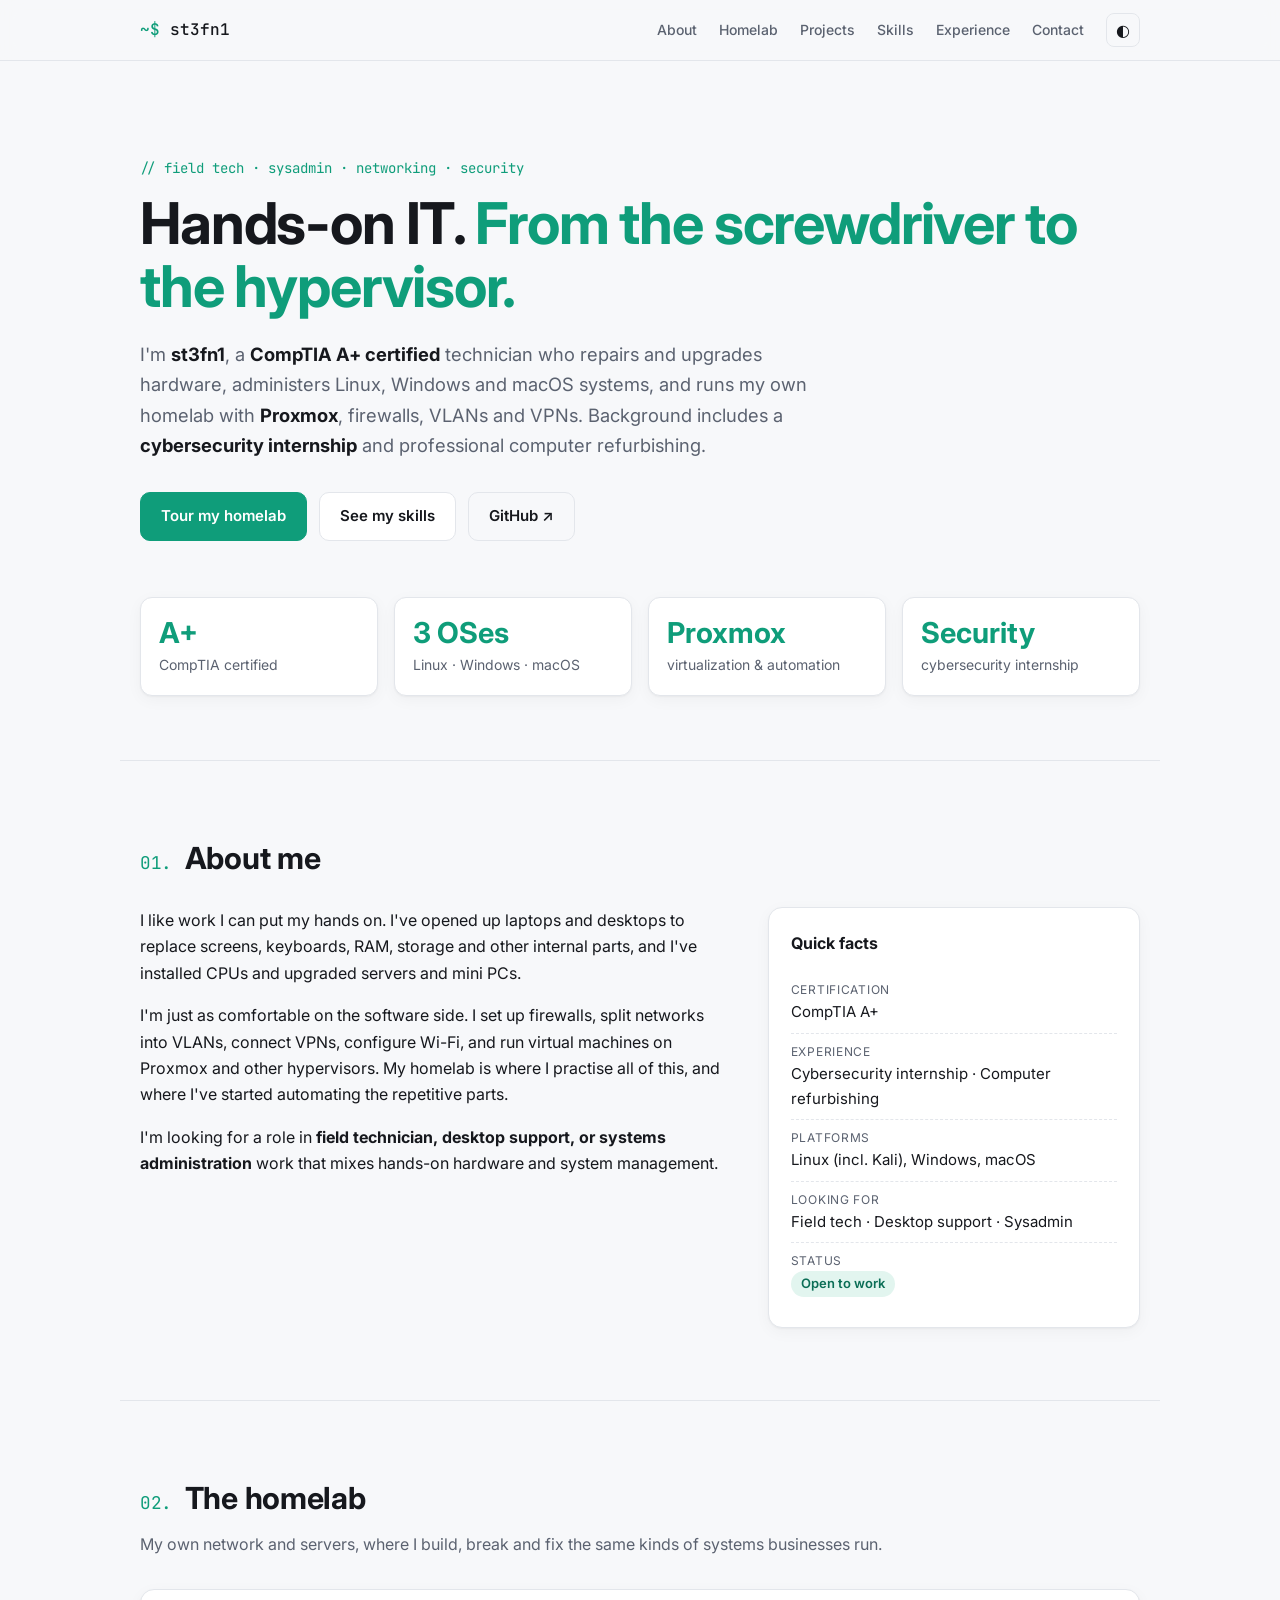
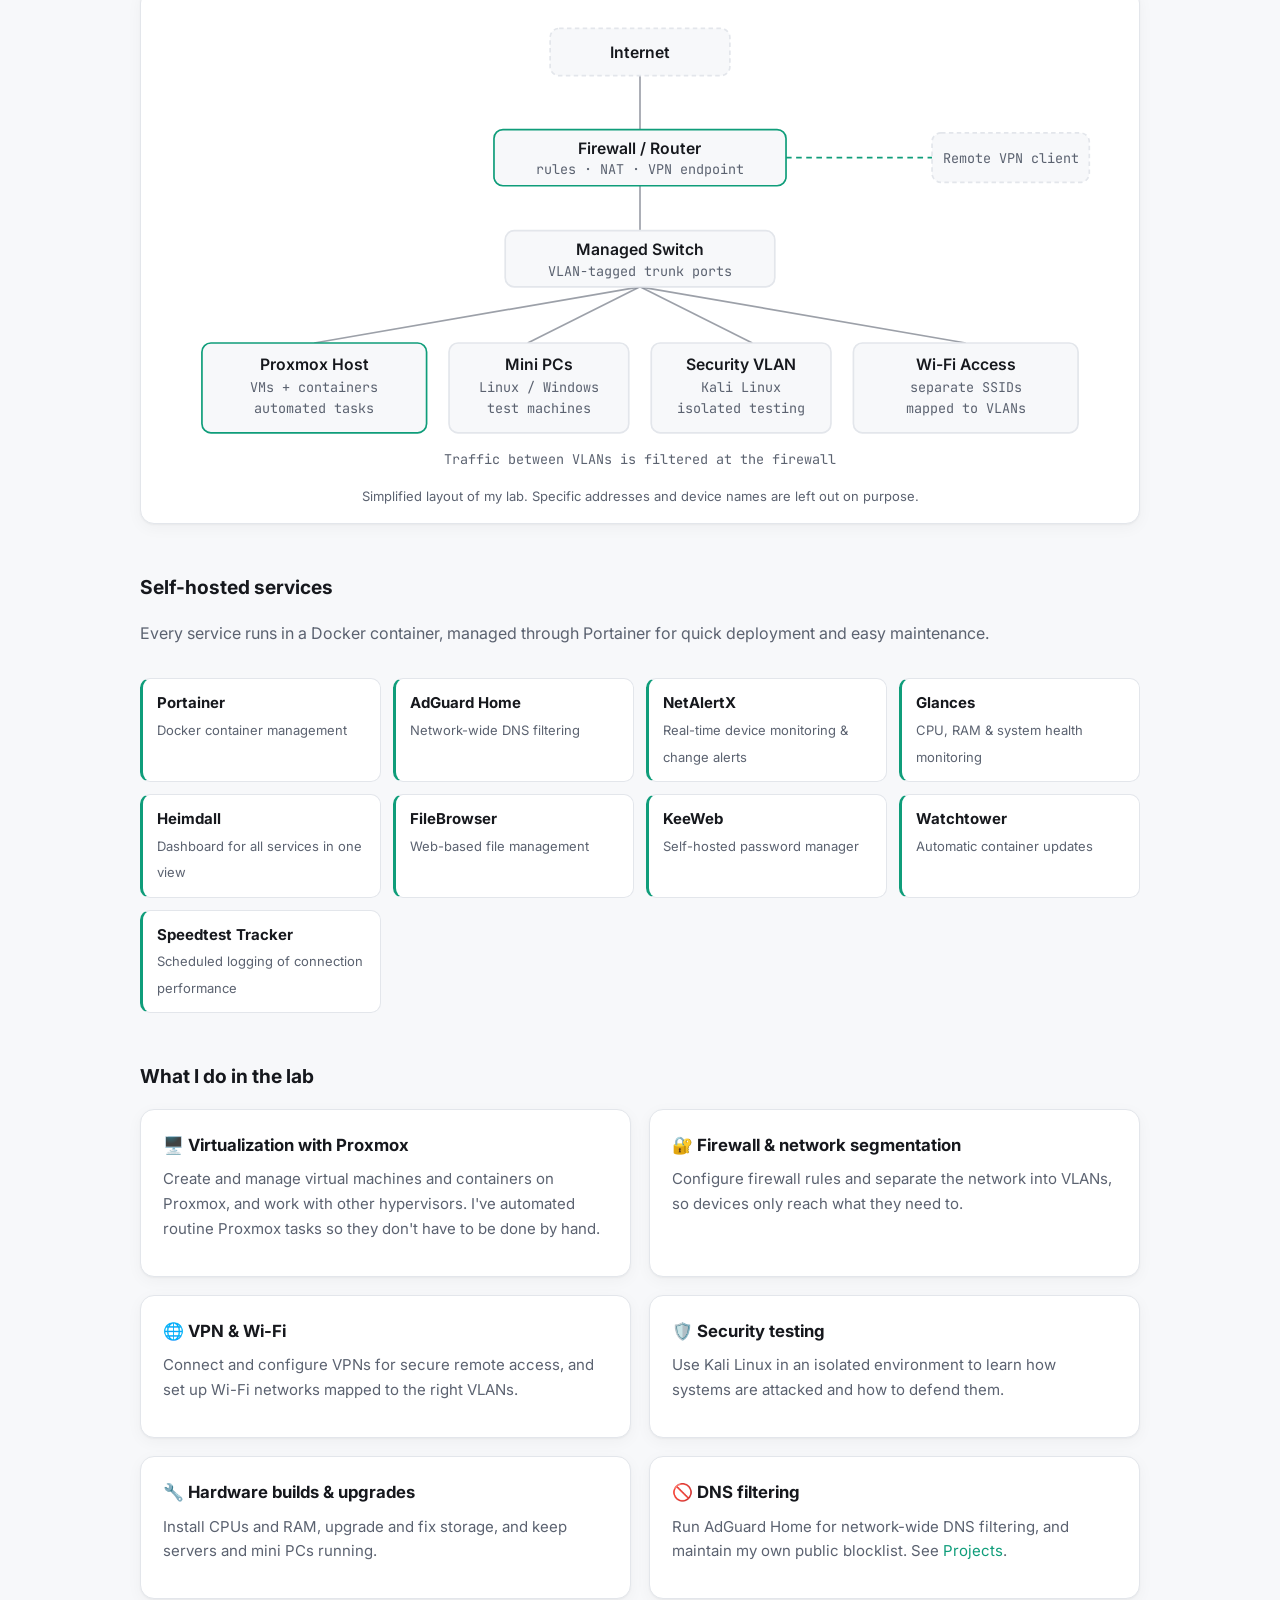
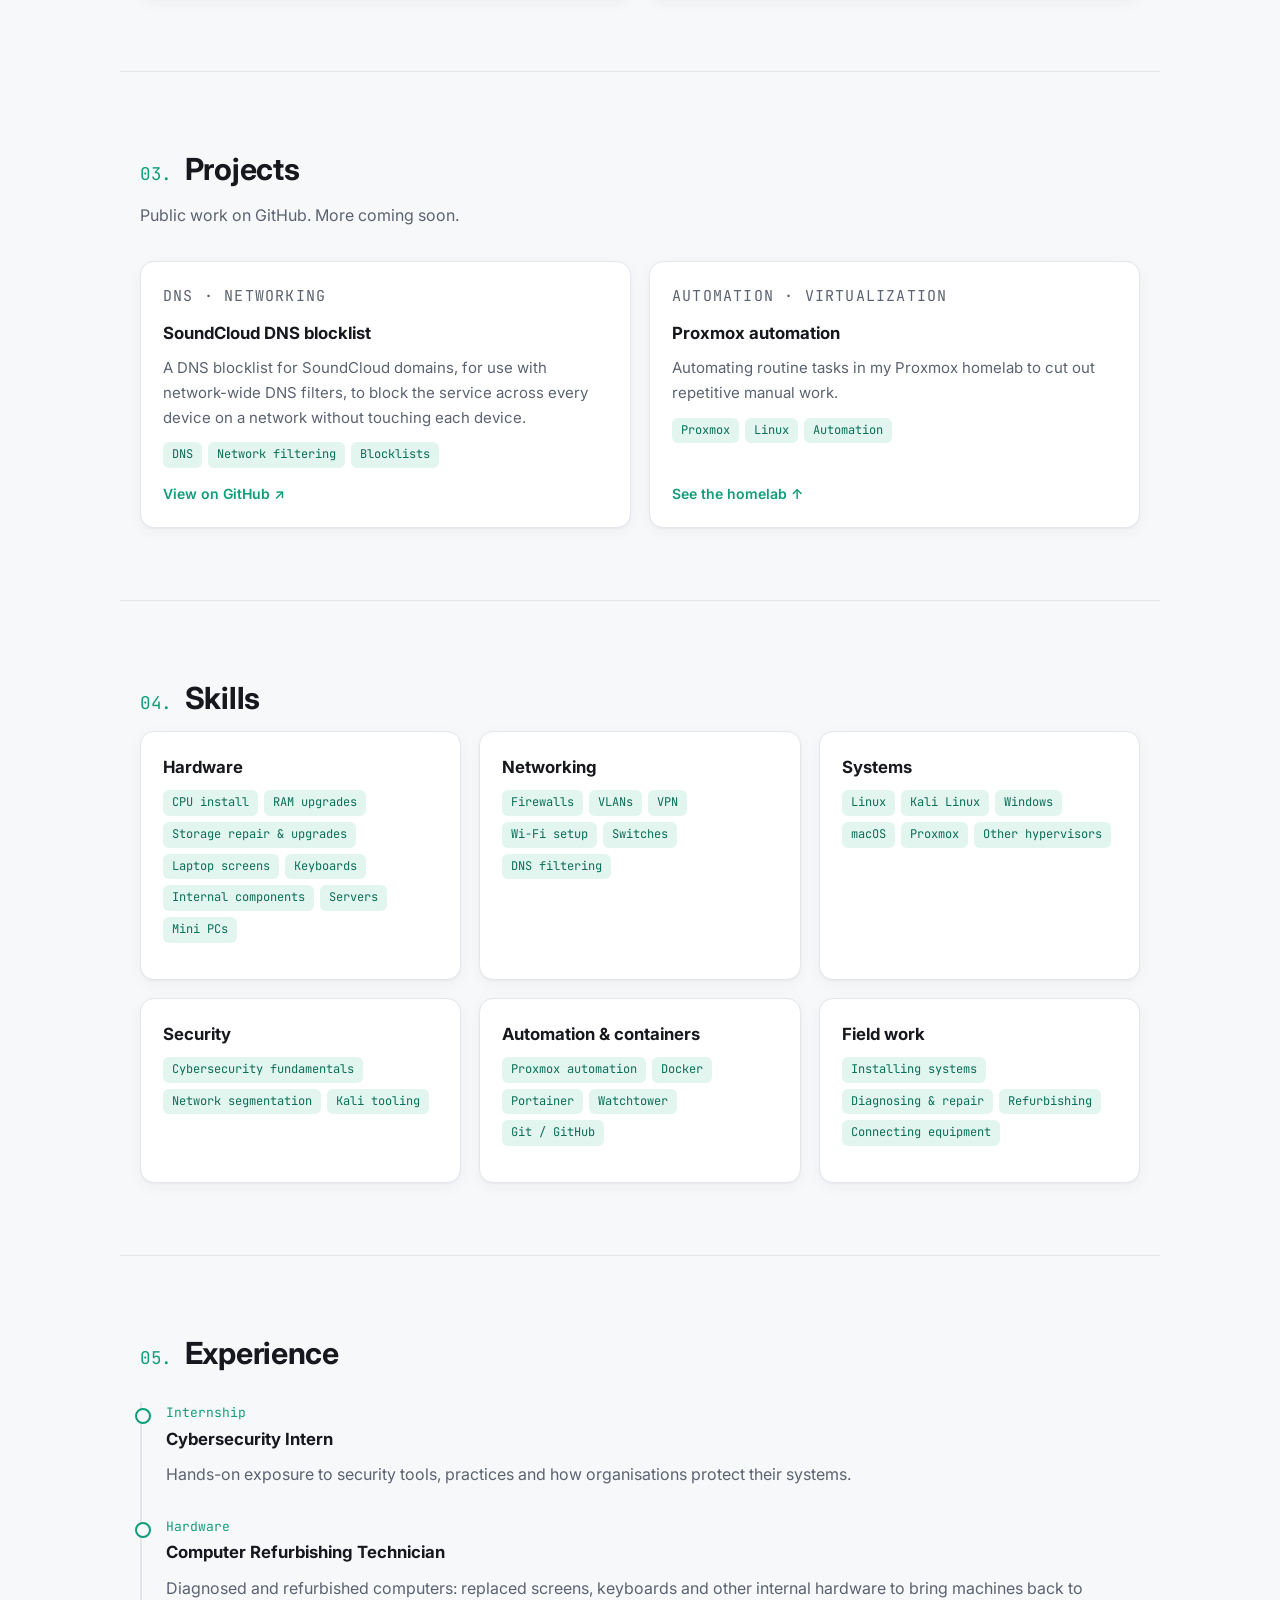
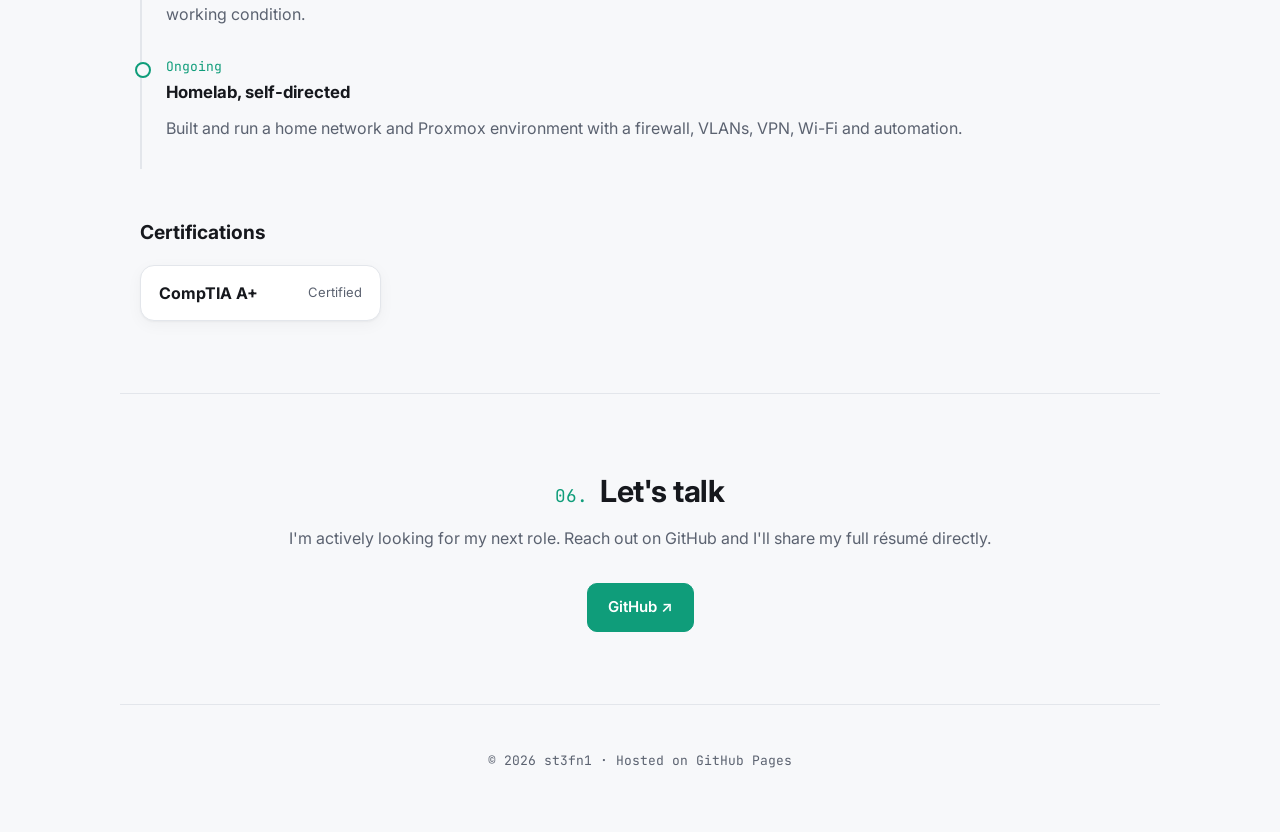
<file: index.html>
<!doctype html>
<html lang="en">
<head>
  <meta charset="utf-8">
  <meta name="viewport" content="width=device-width, initial-scale=1">
  <title>st3fn1's Portfolio</title>
  <meta name="description" content="st3fn1: hands-on IT technician. Hardware repair, sysadmin, networking, Proxmox homelab and cybersecurity.">
  <link rel="preconnect" href="https://fonts.googleapis.com">
  <link rel="preconnect" href="https://fonts.gstatic.com" crossorigin>
  <link href="https://fonts.googleapis.com/css2?family=Inter:wght@400;500;600;700&family=JetBrains+Mono:wght@400;500&display=swap" rel="stylesheet">
  <link rel="stylesheet" href="style.css">
  <link rel="icon" href="data:image/svg+xml,<svg xmlns='http://www.w3.org/2000/svg' viewBox='0 0 100 100'><text y='.9em' font-size='90'>🖥️</text></svg>">
</head>
<body>

<header class="nav">
  <div class="wrap nav-inner">
    <a href="#top" class="logo"><span class="prompt">~$</span> st3fn1</a>
    <button class="menu-btn" aria-label="Toggle menu" aria-expanded="false">☰</button>
    <nav class="links">
      <a href="#about">About</a>
      <a href="#homelab">Homelab</a>
      <a href="#projects">Projects</a>
      <a href="#skills">Skills</a>
      <a href="#experience">Experience</a>
      <a href="#contact">Contact</a>
      <button class="theme-btn" aria-label="Toggle dark mode">◐</button>
    </nav>
  </div>
</header>

<main id="top">

  <!-- ============ HERO ============ -->
  <section class="hero wrap">
    <p class="eyebrow mono">// field tech · sysadmin · networking · security</p>
    <h1>Hands-on IT. <span class="accent">From the screwdriver to the hypervisor.</span></h1>
    <p class="lead">
      I'm <strong>st3fn1</strong>, a <strong>CompTIA A+ certified</strong> technician who repairs and upgrades hardware,
      administers Linux, Windows and macOS systems, and runs my own homelab with <strong>Proxmox</strong>, firewalls,
      VLANs and VPNs. Background includes a <strong>cybersecurity internship</strong> and professional computer refurbishing.
    </p>
    <div class="cta">
      <a class="btn primary" href="#homelab">Tour my homelab</a>
      <a class="btn" href="#skills">See my skills</a>
      <a class="btn ghost" href="https://github.com/st3fn1" target="_blank" rel="noopener">GitHub ↗</a>
    </div>
    <ul class="stats">
      <li><b>A+</b><span>CompTIA certified</span></li>
      <li><b>3 OSes</b><span>Linux · Windows · macOS</span></li>
      <li><b>Proxmox</b><span>virtualization &amp; automation</span></li>
      <li><b>Security</b><span>cybersecurity internship</span></li>
    </ul>
  </section>

  <!-- ============ ABOUT ============ -->
  <section id="about" class="wrap section">
    <h2><span class="num mono">01.</span> About me</h2>
    <div class="about-grid">
      <div>
        <p>I like work I can put my hands on. I've opened up laptops and desktops to replace screens, keyboards,
        RAM, storage and other internal parts, and I've installed CPUs and upgraded servers and mini PCs.</p>
        <p>I'm just as comfortable on the software side. I set up firewalls, split networks into VLANs, connect VPNs,
        configure Wi-Fi, and run virtual machines on Proxmox and other hypervisors. My homelab is where I practise
        all of this, and where I've started automating the repetitive parts.</p>
        <p>I'm looking for a role in <strong>field technician, desktop support, or systems administration</strong> work
        that mixes hands-on hardware and system management.</p>
      </div>
      <aside class="card">
        <h3>Quick facts</h3>
        <ul class="facts">
          <li><span>Certification</span> CompTIA A+</li>
          <li><span>Experience</span> Cybersecurity internship · Computer refurbishing</li>
          <li><span>Platforms</span> Linux (incl. Kali), Windows, macOS</li>
          <li><span>Looking for</span> Field tech · Desktop support · Sysadmin</li>
          <li><span>Status</span> <span class="pill ok">Open to work</span></li>
        </ul>
      </aside>
    </div>
  </section>

  <!-- ============ HOMELAB ============ -->
  <section id="homelab" class="wrap section">
    <h2><span class="num mono">02.</span> The homelab</h2>
    <p class="sub">My own network and servers, where I build, break and fix the same kinds of systems businesses run.</p>

    <figure class="card diagram">
      <svg viewBox="0 0 860 420" role="img" aria-label="Homelab network layout: internet to firewall to switch, then servers, Wi-Fi and segmented VLANs">
        <g class="link">
          <line x1="430" y1="62" x2="430" y2="110"/>
          <line x1="430" y1="160" x2="430" y2="200"/>
          <line x1="430" y1="250" x2="140" y2="300"/>
          <line x1="430" y1="250" x2="330" y2="300"/>
          <line x1="430" y1="250" x2="530" y2="300"/>
          <line x1="430" y1="250" x2="720" y2="300"/>
          <line x1="560" y1="135" x2="690" y2="135" class="dash"/>
        </g>
        <g class="node wan"><rect x="350" y="20" width="160" height="42" rx="8"/><text x="430" y="46">Internet</text></g>
        <g class="node fw"><rect x="300" y="110" width="260" height="50" rx="8"/><text x="430" y="132">Firewall / Router</text><text x="430" y="150" class="small">rules · NAT · VPN endpoint</text></g>
        <g class="node wan"><rect x="690" y="113" width="140" height="44" rx="8"/><text x="760" y="140" class="small">Remote VPN client</text></g>
        <g class="node sw"><rect x="310" y="200" width="240" height="50" rx="8"/><text x="430" y="222">Managed Switch</text><text x="430" y="240" class="small">VLAN-tagged trunk ports</text></g>
        <g class="node pve"><rect x="40" y="300" width="200" height="80" rx="8"/><text x="140" y="324">Proxmox Host</text><text x="140" y="344" class="small">VMs + containers</text><text x="140" y="362" class="small">automated tasks</text></g>
        <g class="node"><rect x="260" y="300" width="160" height="80" rx="8"/><text x="340" y="324">Mini PCs</text><text x="340" y="344" class="small">Linux / Windows</text><text x="340" y="362" class="small">test machines</text></g>
        <g class="node"><rect x="440" y="300" width="160" height="80" rx="8"/><text x="520" y="324">Security VLAN</text><text x="520" y="344" class="small">Kali Linux</text><text x="520" y="362" class="small">isolated testing</text></g>
        <g class="node"><rect x="620" y="300" width="200" height="80" rx="8"/><text x="720" y="324">Wi-Fi Access</text><text x="720" y="344" class="small">separate SSIDs</text><text x="720" y="362" class="small">mapped to VLANs</text></g>
        <text x="430" y="408" class="small">Traffic between VLANs is filtered at the firewall</text>
      </svg>
      <figcaption>Simplified layout of my lab. Specific addresses and device names are left out on purpose.</figcaption>
    </figure>

    <h3 class="h3">Self-hosted services</h3>
    <p class="sub">Every service runs in a Docker container, managed through Portainer for quick deployment and easy maintenance.</p>
    <div class="services">
      <div class="svc"><b>Portainer</b><span>Docker container management</span></div>
      <div class="svc"><b>AdGuard Home</b><span>Network-wide DNS filtering</span></div>
      <div class="svc"><b>NetAlertX</b><span>Real-time device monitoring &amp; change alerts</span></div>
      <div class="svc"><b>Glances</b><span>CPU, RAM &amp; system health monitoring</span></div>
      <div class="svc"><b>Heimdall</b><span>Dashboard for all services in one view</span></div>
      <div class="svc"><b>FileBrowser</b><span>Web-based file management</span></div>
      <div class="svc"><b>KeeWeb</b><span>Self-hosted password manager</span></div>
      <div class="svc"><b>Watchtower</b><span>Automatic container updates</span></div>
      <div class="svc"><b>Speedtest Tracker</b><span>Scheduled logging of connection performance</span></div>
    </div>

    <h3 class="h3">What I do in the lab</h3>
    <div class="grid-2">
      <div class="card lesson"><h4>🖥️ Virtualization with Proxmox</h4><p>Create and manage virtual machines and containers on Proxmox, and work with other hypervisors. I've automated routine Proxmox tasks so they don't have to be done by hand.</p></div>
      <div class="card lesson"><h4>🔐 Firewall &amp; network segmentation</h4><p>Configure firewall rules and separate the network into VLANs, so devices only reach what they need to.</p></div>
      <div class="card lesson"><h4>🌐 VPN &amp; Wi-Fi</h4><p>Connect and configure VPNs for secure remote access, and set up Wi-Fi networks mapped to the right VLANs.</p></div>
      <div class="card lesson"><h4>🛡️ Security testing</h4><p>Use Kali Linux in an isolated environment to learn how systems are attacked and how to defend them.</p></div>
      <div class="card lesson"><h4>🔧 Hardware builds &amp; upgrades</h4><p>Install CPUs and RAM, upgrade and fix storage, and keep servers and mini PCs running.</p></div>
      <div class="card lesson"><h4>🚫 DNS filtering</h4><p>Run AdGuard Home for network-wide DNS filtering, and maintain my own public blocklist. See <a href="#projects">Projects</a>.</p></div>
    </div>
  </section>

  <!-- ============ PROJECTS ============ -->
  <section id="projects" class="wrap section">
    <h2><span class="num mono">03.</span> Projects</h2>
    <p class="sub">Public work on GitHub. More coming soon.</p>
    <div class="grid-2">
      <article class="card project">
        <p class="tag mono">dns · networking</p>
        <h4>SoundCloud DNS blocklist</h4>
        <p>A DNS blocklist for SoundCloud domains, for use with network-wide DNS filters, to block the service
        across every device on a network without touching each device.</p>
        <ul class="stack mono"><li>DNS</li><li>Network filtering</li><li>Blocklists</li></ul>
        <a href="https://github.com/st3fn1/soundcloud-blocklist" target="_blank" rel="noopener">View on GitHub ↗</a>
      </article>
      <article class="card project">
        <p class="tag mono">automation · virtualization</p>
        <h4>Proxmox automation</h4>
        <p>Automating routine tasks in my Proxmox homelab to cut out repetitive manual work.</p>
        <ul class="stack mono"><li>Proxmox</li><li>Linux</li><li>Automation</li></ul>
        <a href="#homelab">See the homelab ↑</a>
      </article>
    </div>
  </section>

  <!-- ============ SKILLS ============ -->
  <section id="skills" class="wrap section">
    <h2><span class="num mono">04.</span> Skills</h2>
    <div class="grid-3 skills">
      <div class="card"><h4>Hardware</h4><ul class="stack mono"><li>CPU install</li><li>RAM upgrades</li><li>Storage repair &amp; upgrades</li><li>Laptop screens</li><li>Keyboards</li><li>Internal components</li><li>Servers</li><li>Mini PCs</li></ul></div>
      <div class="card"><h4>Networking</h4><ul class="stack mono"><li>Firewalls</li><li>VLANs</li><li>VPN</li><li>Wi-Fi setup</li><li>Switches</li><li>DNS filtering</li></ul></div>
      <div class="card"><h4>Systems</h4><ul class="stack mono"><li>Linux</li><li>Kali Linux</li><li>Windows</li><li>macOS</li><li>Proxmox</li><li>Other hypervisors</li></ul></div>
      <div class="card"><h4>Security</h4><ul class="stack mono"><li>Cybersecurity fundamentals</li><li>Network segmentation</li><li>Kali tooling</li></ul></div>
      <div class="card"><h4>Automation &amp; containers</h4><ul class="stack mono"><li>Proxmox automation</li><li>Docker</li><li>Portainer</li><li>Watchtower</li><li>Git / GitHub</li></ul></div>
      <div class="card"><h4>Field work</h4><ul class="stack mono"><li>Installing systems</li><li>Diagnosing &amp; repair</li><li>Refurbishing</li><li>Connecting equipment</li></ul></div>
    </div>
  </section>

  <!-- ============ EXPERIENCE ============ -->
  <section id="experience" class="wrap section">
    <h2><span class="num mono">05.</span> Experience</h2>
    <ol class="timeline">
      <li>
        <p class="when mono">Internship</p>
        <h4>Cybersecurity Intern</h4>
        <p>Hands-on exposure to security tools, practices and how organisations protect their systems.</p>
      </li>
      <li>
        <p class="when mono">Hardware</p>
        <h4>Computer Refurbishing Technician</h4>
        <p>Diagnosed and refurbished computers: replaced screens, keyboards and other internal hardware to bring machines back to working condition.</p>
      </li>
      <li>
        <p class="when mono">Ongoing</p>
        <h4>Homelab, self-directed</h4>
        <p>Built and run a home network and Proxmox environment with a firewall, VLANs, VPN, Wi-Fi and automation.</p>
      </li>
    </ol>
    <h3 class="h3">Certifications</h3>
    <ul class="certs">
      <li class="card"><b>CompTIA A+</b><span>Certified</span></li>
    </ul>
  </section>

  <!-- ============ CONTACT ============ -->
  <section id="contact" class="wrap section contact">
    <h2><span class="num mono">06.</span> Let's talk</h2>
    <p class="sub">I'm actively looking for my next role. Reach out on GitHub and I'll share my full résumé directly.</p>
    <div class="cta">
      <a class="btn primary" href="https://github.com/st3fn1" target="_blank" rel="noopener">GitHub ↗</a>
    </div>
  </section>

</main>

<footer class="wrap footer mono">
  <p>© <span id="year"></span> st3fn1 · Hosted on GitHub Pages</p>
</footer>

<script src="script.js"></script>
</body>
</html>
</file>
<file: style.css>
:root {
  --bg: #f7f8fa;
  --surface: #ffffff;
  --text: #16181d;
  --muted: #5b6270;
  --border: #e3e6eb;
  --accent: #0f9d7a;
  --accent-soft: #e2f5ef;
  --code: #0b6e56;
  --shadow: 0 1px 2px rgba(0,0,0,.04), 0 4px 16px rgba(0,0,0,.04);
}
:root[data-theme="dark"] {
  --bg: #0d1117;
  --surface: #151b23;
  --text: #e6edf3;
  --muted: #9aa4b2;
  --border: #262f3a;
  --accent: #3ddc97;
  --accent-soft: #12352a;
  --code: #7ee2b8;
  --shadow: none;
}
@media (prefers-color-scheme: dark) {
  :root:not([data-theme="light"]) {
    --bg: #0d1117; --surface: #151b23; --text: #e6edf3; --muted: #9aa4b2;
    --border: #262f3a; --accent: #3ddc97; --accent-soft: #12352a; --code: #7ee2b8; --shadow: none;
  }
}

* { box-sizing: border-box; }
html { scroll-behavior: smooth; scroll-padding-top: 72px; }
body {
  margin: 0; background: var(--bg); color: var(--text);
  font: 16px/1.65 Inter, system-ui, -apple-system, Segoe UI, sans-serif;
  -webkit-font-smoothing: antialiased;
}
.mono, code { font-family: "JetBrains Mono", ui-monospace, monospace; }
a { color: var(--accent); text-decoration: none; }
a:hover { text-decoration: underline; }
.wrap { max-width: 1040px; margin: 0 auto; padding: 0 20px; }

/* nav */
.nav { position: sticky; top: 0; z-index: 10; background: color-mix(in srgb, var(--bg) 85%, transparent);
  backdrop-filter: blur(10px); border-bottom: 1px solid var(--border); }
.nav-inner { display: flex; align-items: center; justify-content: space-between; height: 60px; }
.logo { font-family: "JetBrains Mono", monospace; font-weight: 500; color: var(--text); }
.logo .prompt { color: var(--accent); }
.links { display: flex; gap: 22px; align-items: center; }
.links a { color: var(--muted); font-size: 14px; font-weight: 500; }
.links a:hover { color: var(--text); text-decoration: none; }
.theme-btn, .menu-btn { background: none; border: 1px solid var(--border); color: var(--text);
  border-radius: 8px; width: 34px; height: 34px; cursor: pointer; font-size: 16px; }
.menu-btn { display: none; }

/* hero */
.hero { padding: 96px 20px 64px; }
.eyebrow { color: var(--accent); font-size: 14px; margin: 0 0 12px; }
h1 { font-size: clamp(2.2rem, 6vw, 3.6rem); line-height: 1.1; margin: 0 0 20px; letter-spacing: -.02em; }
.accent { color: var(--accent); }
.lead { font-size: 1.15rem; color: var(--muted); max-width: 680px; margin: 0 0 32px; }
.lead strong { color: var(--text); }
.cta { display: flex; flex-wrap: wrap; gap: 12px; }
.btn { display: inline-block; padding: 11px 20px; border-radius: 10px; font-weight: 600; font-size: 15px;
  border: 1px solid var(--border); background: var(--surface); color: var(--text); transition: transform .15s, border-color .15s; }
.btn:hover { text-decoration: none; transform: translateY(-1px); border-color: var(--accent); }
.btn.primary { background: var(--accent); border-color: var(--accent); color: #fff; }
:root[data-theme="dark"] .btn.primary { color: #06241a; }
.btn.ghost { background: transparent; }
.stats { list-style: none; padding: 0; margin: 56px 0 0; display: grid; grid-template-columns: repeat(4, 1fr); gap: 16px; }
.stats li { background: var(--surface); border: 1px solid var(--border); border-radius: 12px; padding: 18px; box-shadow: var(--shadow); }
.stats b { display: block; font-size: 1.8rem; color: var(--accent); line-height: 1.2; }
.stats span { color: var(--muted); font-size: 14px; }

/* sections */
.section { padding: 72px 20px; border-top: 1px solid var(--border); }
h2 { font-size: 1.9rem; margin: 0 0 8px; letter-spacing: -.01em; }
.num { color: var(--accent); font-size: 1.1rem; font-weight: 400; margin-right: 6px; }
.sub { color: var(--muted); margin: 0 0 32px; }
.h3 { font-size: 1.2rem; margin: 48px 0 16px; }
h4 { margin: 0 0 8px; font-size: 1.05rem; }

.card { background: var(--surface); border: 1px solid var(--border); border-radius: 14px; padding: 22px; box-shadow: var(--shadow); }
.grid-2 { display: grid; grid-template-columns: repeat(2, 1fr); gap: 18px; }
.grid-3 { display: grid; grid-template-columns: repeat(3, 1fr); gap: 18px; }

/* about */
.about-grid { display: grid; grid-template-columns: 1.6fr 1fr; gap: 32px; margin-top: 24px; }
.about-grid p { margin: 0 0 16px; }
.facts { list-style: none; padding: 0; margin: 0; }
.facts li { padding: 8px 0; border-bottom: 1px dashed var(--border); font-size: 15px; }
.facts li:last-child { border: 0; }
.facts span:first-child { display: block; font-size: 12px; text-transform: uppercase; letter-spacing: .06em; color: var(--muted); }
.facts em { color: var(--muted); font-size: 12px; }
.pill { display: inline-block; padding: 2px 10px; border-radius: 99px; font-size: 13px; font-weight: 600; }
.pill.ok { background: var(--accent-soft); color: var(--code); }
.card h3 { margin-top: 0; font-size: 1rem; }

/* diagram */
.diagram { padding: 16px; margin: 0; }
.diagram svg { width: 100%; height: auto; display: block; }
.diagram figcaption { color: var(--muted); font-size: 13px; text-align: center; margin-top: 8px; }
.node rect { fill: var(--bg); stroke: var(--border); stroke-width: 1.5; }
.node.fw rect, .node.pve rect { stroke: var(--accent); }
.node.wan rect { stroke-dasharray: 4 3; }
.node text { fill: var(--text); font: 600 14px Inter, sans-serif; text-anchor: middle; }
.node text.small, text.small { font: 400 12px "JetBrains Mono", monospace; fill: var(--muted); text-anchor: middle; }
.link line { stroke: var(--muted); stroke-width: 1.5; opacity: .6; }
.link line.dash { stroke: var(--accent); stroke-dasharray: 5 4; opacity: 1; }

/* hardware */
.tag { color: var(--accent); font-size: 12px; text-transform: uppercase; letter-spacing: .08em; margin: 0 0 6px; }
.hw ul { margin: 0; padding-left: 18px; color: var(--muted); font-size: 15px; }

/* services */
.filters { display: flex; flex-wrap: wrap; gap: 8px; margin-bottom: 16px; }
.chip { border: 1px solid var(--border); background: var(--surface); color: var(--muted); padding: 6px 14px;
  border-radius: 99px; font: 500 14px Inter, sans-serif; cursor: pointer; }
.chip.active, .chip:hover { border-color: var(--accent); color: var(--accent); }
.services { display: grid; grid-template-columns: repeat(auto-fill, minmax(230px, 1fr)); gap: 12px; }
.svc { background: var(--surface); border: 1px solid var(--border); border-left: 3px solid var(--accent); border-radius: 10px; padding: 12px 14px; }
.svc b { display: block; font-size: 15px; }
.svc span { color: var(--muted); font-size: 13px; }
.svc.hide { display: none; }

.lesson p, .project p { color: var(--muted); margin: 0 0 12px; font-size: 15px; }
.project .result { color: var(--text); font-weight: 500; }
.project { display: flex; flex-direction: column; }
.project a { margin-top: auto; font-weight: 600; font-size: 14px; }

.stack { list-style: none; padding: 0; margin: 0 0 14px; display: flex; flex-wrap: wrap; gap: 6px; }
.stack li { background: var(--accent-soft); color: var(--code); font-size: 12px; padding: 3px 9px; border-radius: 6px; }

/* timeline */
.timeline { list-style: none; padding: 0; margin: 24px 0 0; border-left: 2px solid var(--border); }
.timeline li { position: relative; padding: 0 0 28px 24px; }
.timeline li::before { content: ""; position: absolute; left: -7px; top: 6px; width: 12px; height: 12px;
  border-radius: 50%; background: var(--bg); border: 2px solid var(--accent); }
.when { color: var(--accent); font-size: 13px; margin: 0 0 2px; }
.timeline p:last-child { color: var(--muted); margin: 0; }
.certs { list-style: none; padding: 0; margin: 0; display: grid; grid-template-columns: repeat(auto-fill, minmax(200px, 1fr)); gap: 12px; }
.certs li { display: flex; justify-content: space-between; align-items: center; padding: 14px 18px; }
.certs span { color: var(--muted); font-size: 13px; }

.contact { text-align: center; }
.contact .cta { justify-content: center; }
.footer { color: var(--muted); font-size: 13px; text-align: center; padding: 32px 20px 48px; border-top: 1px solid var(--border); }

/* reveal on scroll */
.reveal { opacity: 0; transform: translateY(14px); transition: opacity .5s, transform .5s; }
.reveal.in { opacity: 1; transform: none; }
@media (prefers-reduced-motion: reduce) { .reveal { opacity: 1; transform: none; } html { scroll-behavior: auto; } }

/* responsive */
@media (max-width: 820px) {
  .grid-3 { grid-template-columns: 1fr 1fr; }
  .about-grid { grid-template-columns: 1fr; }
  .stats { grid-template-columns: 1fr 1fr; }
}
@media (max-width: 640px) {
  .wrap { padding: 0 16px; }
  .hero { padding: 56px 16px 40px; }
  .section { padding: 56px 16px; }
  .grid-2, .grid-3 { grid-template-columns: 1fr; }
  .menu-btn { display: block; }
  .links { display: none; position: absolute; top: 60px; left: 0; right: 0; flex-direction: column;
    background: var(--surface); border-bottom: 1px solid var(--border); padding: 16px; gap: 14px; }
  .links.open { display: flex; }
}
</file>
